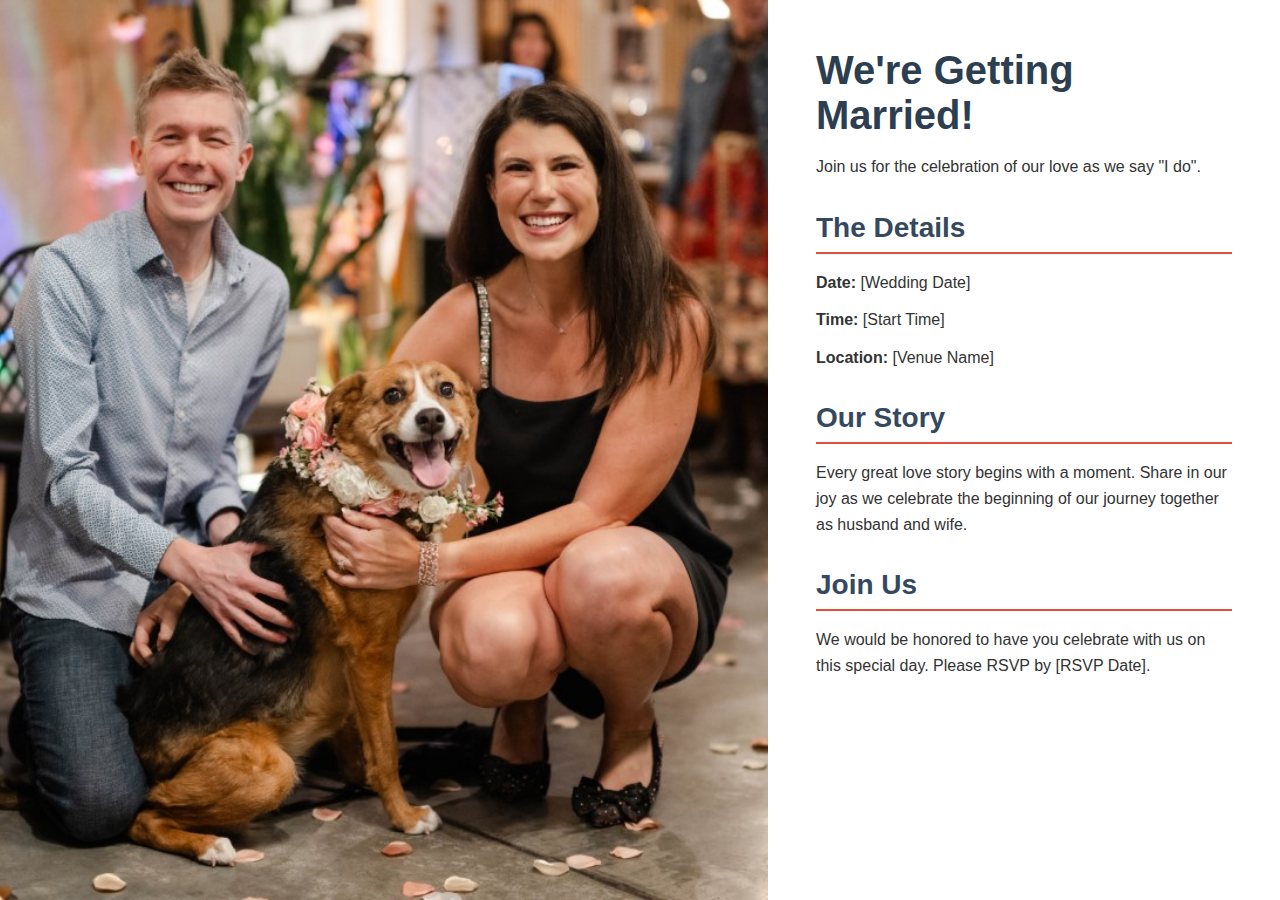
<file: claude/index.html>
<!DOCTYPE html>
<html lang="en">
<head>
    <meta charset="UTF-8">
    <meta name="viewport" content="width=device-width, initial-scale=1.0">
    <title>Wedding Announcement</title>
    <link rel="stylesheet" href="styles.css">
</head>
<body>
    <div class="container">
        <!-- Image Pane -->
        <div class="image-pane">
            <img src="/images/family.JPG" alt="Family photo">
        </div>

        <!-- Content Pane -->
        <div class="content-pane">
            <section class="section">
                <h1>We're Getting Married!</h1>
                <p>Join us for the celebration of our love as we say "I do".</p>
            </section>

            <section class="section">
                <h2>The Details</h2>
                <p><strong>Date:</strong> [Wedding Date]</p>
                <p><strong>Time:</strong> [Start Time]</p>
                <p><strong>Location:</strong> [Venue Name]</p>
            </section>

            <section class="section">
                <h2>Our Story</h2>
                <p>Every great love story begins with a moment. Share in our joy as we celebrate the beginning of our journey together as husband and wife.</p>
            </section>

            <section class="section">
                <h2>Join Us</h2>
                <p>We would be honored to have you celebrate with us on this special day. Please RSVP by [RSVP Date].</p>
            </section>
        </div>
    </div>
</body>
</html>
</file>
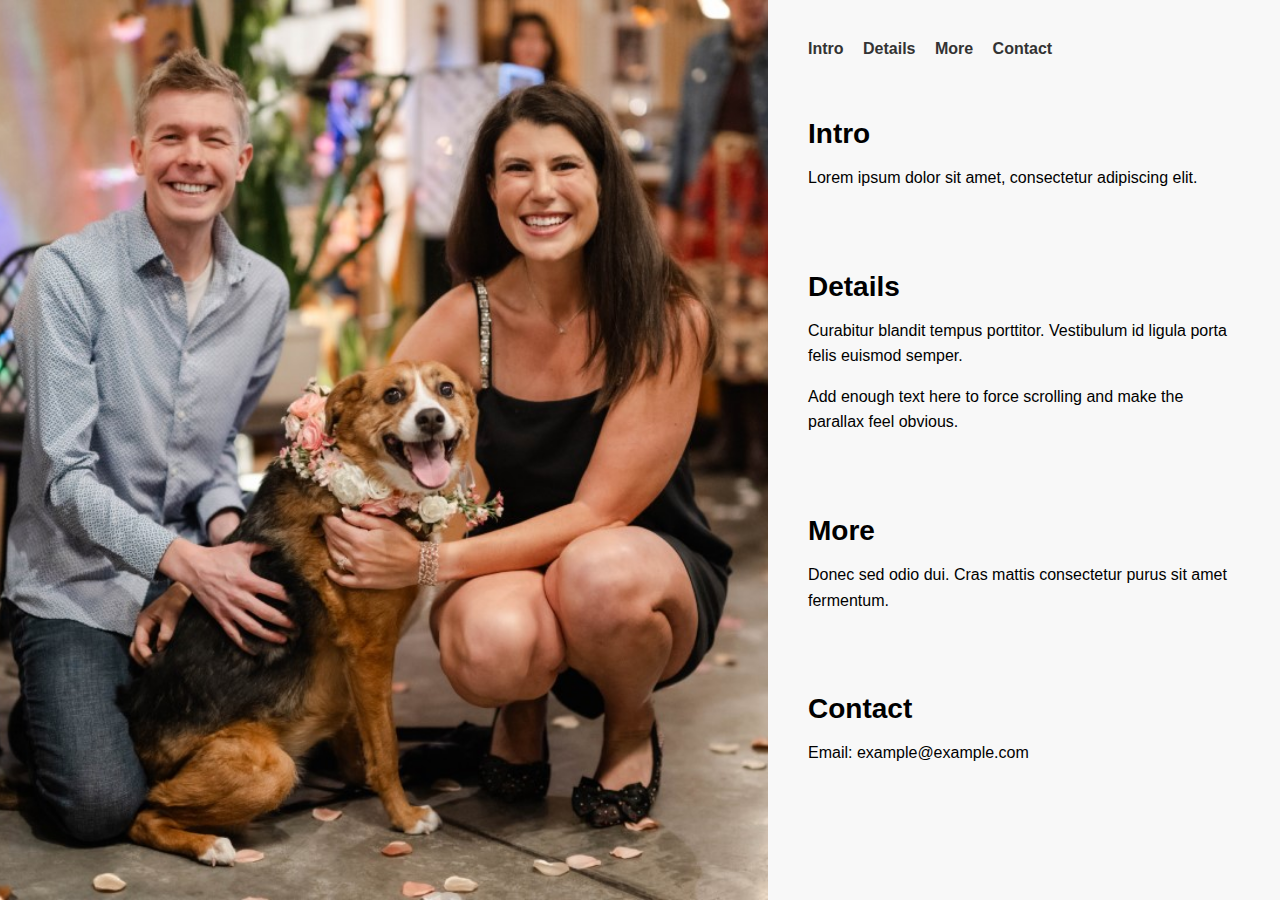
<file: gpt/index.html>
<!DOCTYPE html>
<html lang="en">
<head>
    <meta charset="UTF-8">
    <link rel="stylesheet" href="styles.css?v=1">
	<link href="https://fonts.googleapis.com/css2?family=Poiret+One" rel="stylesheet">
	<meta name="viewport" content="width=device-width, user-scalable=no">
	<meta http-equiv="Cache-Control" content="no-cache, no-store, must-revalidate" />
	<meta http-equiv="Pragma" content="no-cache" />
	<meta http-equiv="Expires" content="0" />
	<title>M+A</title>
</head>
<body>

    <!-- Left fixed pane -->
    <div class="left-pane">
		<img src="/images/family.JPG">
	</div>

    <!-- Right scrolling pane -->
    <div class="right-pane">
        <nav>
            <a href="#section1">Intro</a>
            <a href="#section2">Details</a>
            <a href="#section3">More</a>
            <a href="#section4">Contact</a>
        </nav>

        <section id="section1">
            <h1>Intro</h1>
            <p>Lorem ipsum dolor sit amet, consectetur adipiscing elit.</p>
        </section>

        <section id="section2">
            <h1>Details</h1>
            <p>
                Curabitur blandit tempus porttitor. Vestibulum id ligula porta felis euismod semper.
            </p>
            <p>
                Add enough text here to force scrolling and make the parallax feel obvious.
            </p>
        </section>

        <section id="section3">
            <h1>More</h1>
            <p>
                Donec sed odio dui. Cras mattis consectetur purus sit amet fermentum.
            </p>
        </section>

        <section id="section4">
            <h1>Contact</h1>
            <p>
                Email: example@example.com
            </p>
        </section>
    </div>

</body>
</html>
</file>
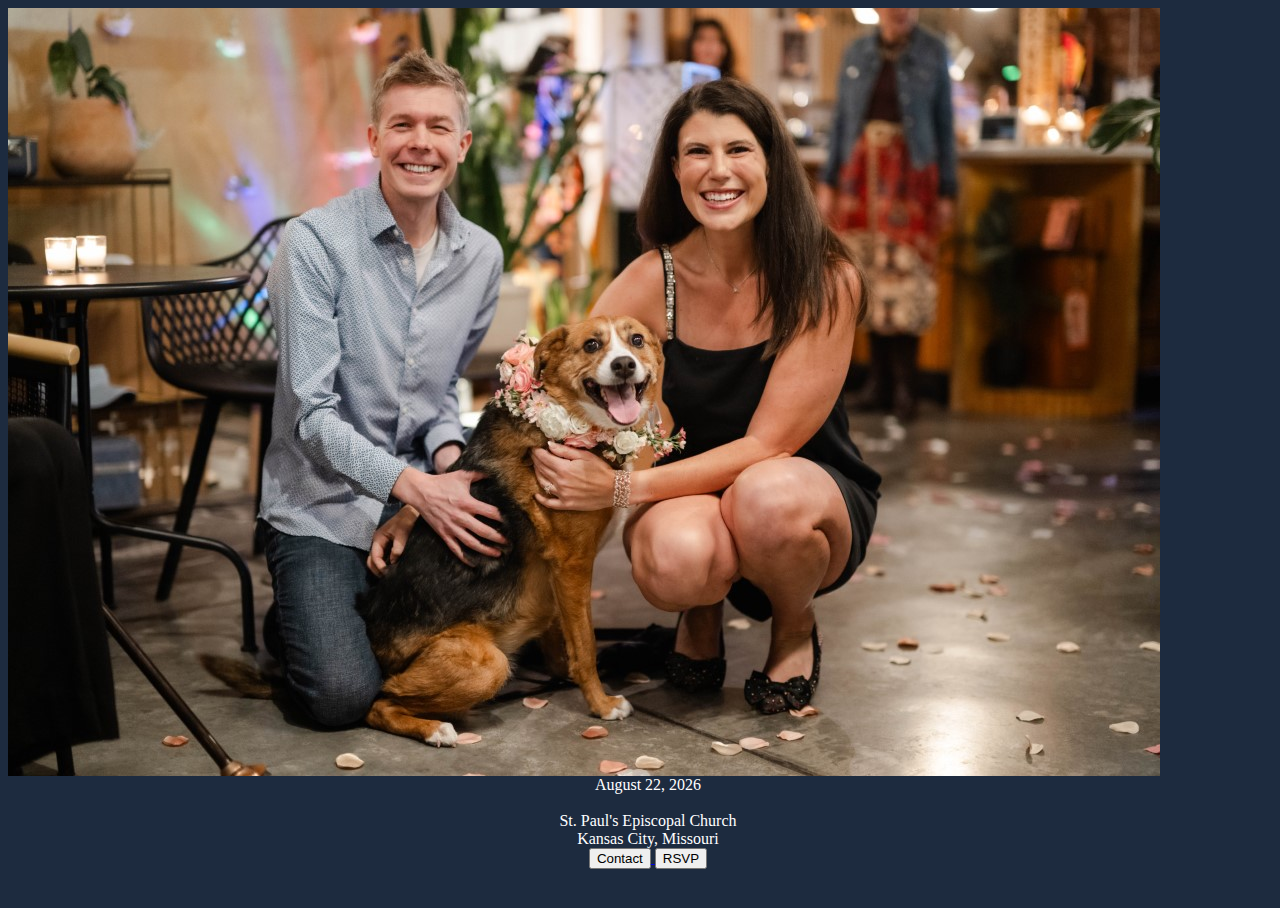
<file: test/index.html>
<html>

<head>
	<link rel='stylesheet' type='text/css' href='/css/main.css'>
	<link href="https://fonts.googleapis.com/css2?family=Poiret+One" rel="stylesheet">
	<meta name="viewport" content="width=device-width, user-scalable=no">
	<meta http-equiv="Cache-Control" content="no-cache, no-store, must-revalidate" />
	<meta http-equiv="Pragma" content="no-cache" />
	<meta http-equiv="Expires" content="0" />
	<title>M+A</title>
</head>

<body>
	<section class="flexContainer">
		<section class="flexBox width-60 static">
			<img class="fitFrame" src="/images/family.JPG">
		</section>
		<section class="flexBox width-40">
			<section class="textBox">
				August 22, 2026<br />
				<br />
				St. Paul's Episcopal Church<br />
				Kansas City, Missouri
				<br />
				<a href="./contact">
					<button>Contact</button>
				</a>
				<a href="./rsvp">
					<button>RSVP</button>
				</a>
			</section>
		</section>
</body>

</html>
</file>
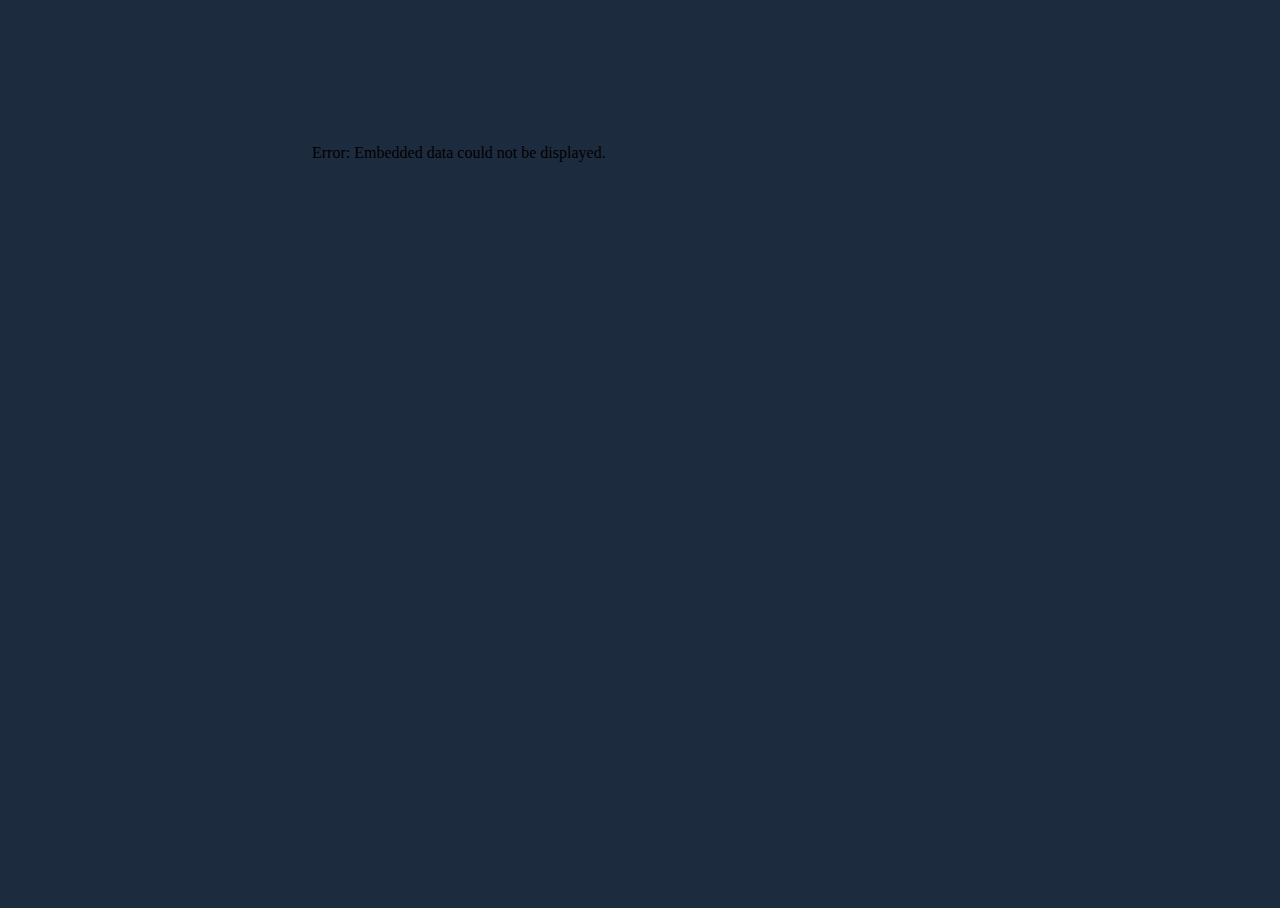
<file: test/contact/index.html>
<html>

<head>
	<link rel='stylesheet' type='text/css' href='/css/main.css'>
	<link href="https://fonts.googleapis.com/css2?family=Poiret+One" rel="stylesheet">
	<meta name="viewport" content="width=device-width, user-scalable=no">
	<title>M+A</title>
</head>

<body>
	<section class="flexContainer">
		<section class="flexBox height-100">
			<object class="embed" data="https://withjoy.com/contact/B0J5D76lGr">
				<embed src="https://withjoy.com/contact/B0J5D76lGr"></embed>
				Error: Embedded data could not be displayed.
			</object>
		</section>
	</section>
</body>

</html>
</file>
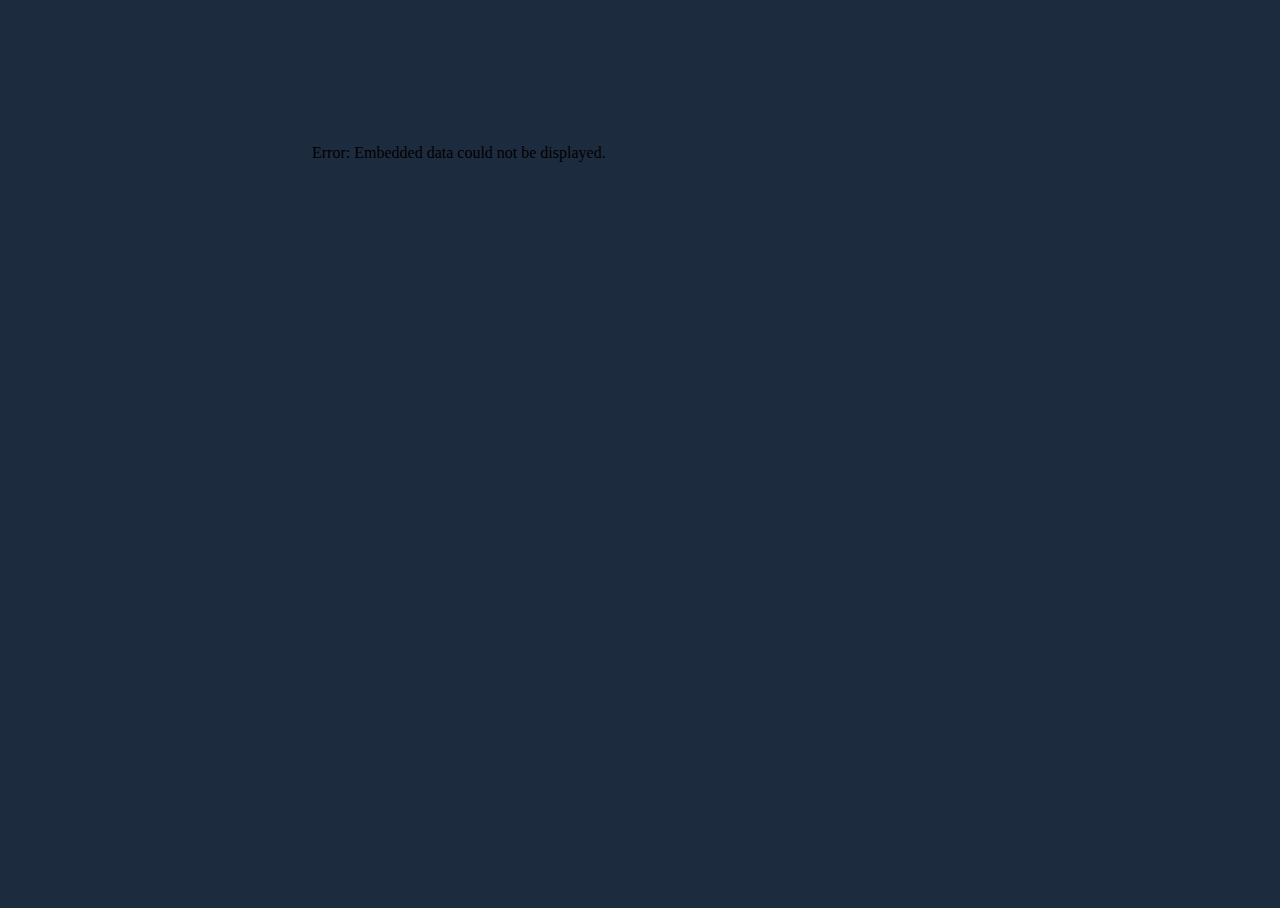
<file: test/rsvp/index.html>
<html>

<head>
	<link rel='stylesheet' type='text/css' href='/css/main.css'>
	<link href="https://fonts.googleapis.com/css2?family=Poiret+One" rel="stylesheet">
	<meta name="viewport" content="width=device-width, user-scalable=no">
	<title>M+A</title>
</head>

<body>
	<section class="flexContainer">
		<section class="flexBox height-100">
			<object class="embed" data="https://withjoy.com/connors-pearon/rsvp">
				<embed src="https://withjoy.com/connors-pearon/rsvp"></embed>
				Error: Embedded data could not be displayed.
			</object>
		</section>
	</section>
</body>

</html>
</file>
<file: css/main.css>
*{
	transition: all ease-in-out;
}
html {
	width: 100vw;
	height: 100vh;
	overflow: hidden;
}
body {
	width: 100%;
	height: 100%;
	background-color: #1d2b3f;
}
.backgroundLayer {
	z-index: -1;
}
.foregroundLayer {
	z-index: 1;
}
.layerContainer {
	width: 100%;
	height: 100%;
	top: 0;
	left: 0;
	position: absolute;
	display: flex;
	flex-direction: column;
}
.w60 {
	width: 100%;
	height: 60%;
}
.w40 {
	width: 100%;
	height: 40%;
}
.backgroundLayer > .pane{
	/* border: 1px solid black; */
}
.backgroundLayer > .pane > img{
	object-fit: cover;
	width: 100%;
	height: 100%;
	min-height: 400px;
}
.foregroundLayer > .pane{
	/* border: 1px dashed red; */
}
.center{
	display: flex;
	justify-content: center;
	align-items: center;
}
.textBox{
	text-align: center;
	text-decoration: none;
	color: rgb(255, 255, 255);
}
.textBox > span{
	display: block;
	padding-top: 15px;
}
#title{
	font-size: xxx-large;
	font-family: 'Ballet', 'Segoe UI', Tahoma, Geneva, Verdana, sans-serif;
}
.hidden{
	display: none;
}
.menu{
	position: absolute;
	top: 0;
	z-index: 2;
	width: 100%;
}
#title > .line1{
	padding-left: 0;
	display: block;
	line-height: 0.8;
}
#title > .line2{
	display: block;
	z-index: 0;
	color: goldenrod;
	line-height: 0.6;
}
#title > .line3{
	padding-left: 0;
	display: block;
	line-height: 1.2;
}
#eventDetails, #countdown{
	font-size: x-large;
	font-family: 'Poiret One', 'Segoe UI', Tahoma, Geneva, Verdana, sans-serif;
}

@media (min-width: 768px) {
    .layerContainer {
		flex-direction: row;
	}
	.w60 {
		width: 60%;
		height: 100%;
	}
	.w40 {
		width: 40%;
		height: 100%;
	}
	.menu{
		position: absolute;
		top: 0;
		z-index: 2;
		width: 40%;
	}
}
</file>
<file: claude/styles.css>
/* Reset and Base Styles */
* {
    margin: 0;
    padding: 0;
    box-sizing: border-box;
}

html, body {
    height: 100%;
    font-family: -apple-system, BlinkMacSystemFont, 'Segoe UI', Roboto, Oxygen, Ubuntu, Cantarell, sans-serif;
    color: #333;
    background-color: #fff;
	overflow: hidden;
	height: 100vh;
}

/* Mobile-First: Vertical Stack */
.container {
    display: flex;
    flex-direction: column;
    height: 99%;
}

.image-pane {
    width: 100%;
    height: auto;
    overflow: hidden;
    flex-shrink: 0;
}

.image-pane img {
    width: 100%;
    height: auto;
    display: block;
}

.content-pane {
    flex: 1;
    overflow-y: auto;
    padding: 2rem;
}

/* Sections */
.section {
    margin-bottom: 2rem;
}

.section h1 {
    font-size: 2rem;
    margin-bottom: 1rem;
    color: #2c3e50;
}

.section h2 {
    font-size: 1.5rem;
    margin-bottom: 1rem;
    color: #34495e;
    border-bottom: 2px solid #e74c3c;
    padding-bottom: 0.5rem;
}

.section p {
    line-height: 1.6;
    margin-bottom: 0.75rem;
}

/* Landscape: Horizontal Layout */
@media (orientation: landscape) {
    .container {
        flex-direction: row;
    }

    .image-pane {
        position: fixed;
        top: 0;
        left: 0;
        width: 60vw;
        height: 100vh;
        flex-shrink: 0;
        overflow: hidden;
    }

    .image-pane img {
        width: 100%;
        height: 100%;
        object-fit: cover;
    }

    .content-pane {
        margin-left: 60%;
        width: 40%;
        height: 100vh;
        overflow-y: auto;
        padding: 2rem;
    }
}

/* Large Desktop Screens */
@media (min-width: 1024px) {
    .content-pane {
        padding: 3rem;
    }

    .section h1 {
        font-size: 2.5rem;
    }

    .section h2 {
        font-size: 1.75rem;
    }
}
</file>
<file: gpt/styles.css>
/* Reset */
* {
    box-sizing: border-box;
    margin: 0;
    padding: 0;
}

html, body {
    height: 100%;
    font-family: Arial, sans-serif;
    scroll-behavior: smooth;
    overflow-x: hidden;
}

body {
    /*
    padding-left: env(safe-area-inset-left);
    padding-right: env(safe-area-inset-right);
    */
}


/* Left pane */
.left-pane {
    position: fixed;
    top: 0;
    left: 0;
    width: 60%;
    height: 100vh;
    overflow: hidden;
}
.left-pane > img{
    width: 100%;
    height: 100%;
    object-fit: cover;
    display: block;
}

/* Right pane */
.right-pane {
    margin-left: 60%;
    width: 40%;
    min-height: 100vh;

    background-color: #f8f8f8;
    padding: 40px;

    overflow-y: auto;
}

/* Navigation */
nav {
    position: sticky;
    top: 0;
    background: #f8f8f8;
    padding-bottom: 20px;
    margin-bottom: 40px;
}

nav a {
    margin-right: 15px;
    text-decoration: none;
    color: #333;
    font-weight: bold;
}

nav a:hover {
    text-decoration: underline;
}

/* Sections */
section {
    margin-bottom: 80px;
}

section h1 {
    margin-bottom: 15px;
    font-size: 28px;
}

section p {
    line-height: 1.6;
    margin-bottom: 15px;
}

@media (max-width: 900px) and (orientation: portrait) {
    .left-pane {
        position: relative;
        width: 100%;
        height: 60vh;
    }

    .right-pane {
        margin-left: 0;
        width: 100%;
    }
}
</file>
